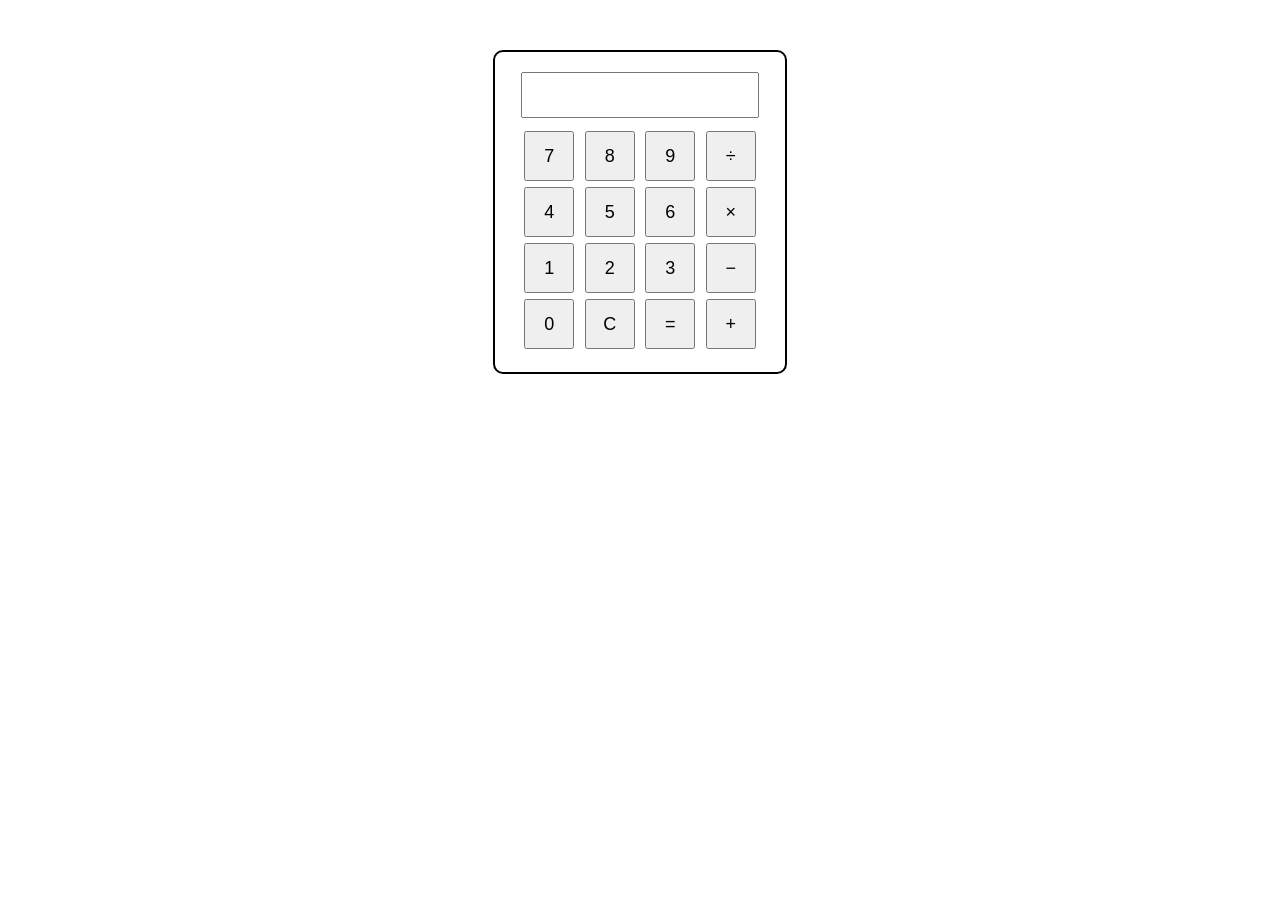
<file: calculatrice.html>
<!DOCTYPE html>
<html>
<head>
    <title>Ma calculatrice</title>

    <style>
        body {
            font-family: Arial;
            text-align: center;
            margin-top: 50px;
        }

        .calculatrice {
            width: 250px;
            margin: auto;
            padding: 20px;
            border: 2px solid black;
            border-radius: 10px;
        }

        #ecran {
            width: 230px;
            height: 40px;
            margin-bottom: 10px;
            font-size: 20px;
            text-align: right;
        }

        button {
            width: 50px;
            height: 50px;
            margin: 3px;
            font-size: 18px;
        }
    </style>
</head>

<body>

<div class="calculatrice">

    <input type="text" id="ecran" readonly>

    <br>

    <button onclick="ajouter('7')">7</button>
    <button onclick="ajouter('8')">8</button>
    <button onclick="ajouter('9')">9</button>
    <button onclick="ajouter('/')">÷</button>

    <br>

    <button onclick="ajouter('4')">4</button>
    <button onclick="ajouter('5')">5</button>
    <button onclick="ajouter('6')">6</button>
    <button onclick="ajouter('*')">×</button>

    <br>

    <button onclick="ajouter('1')">1</button>
    <button onclick="ajouter('2')">2</button>
    <button onclick="ajouter('3')">3</button>
    <button onclick="ajouter('-')">−</button>

    <br>

    <button onclick="ajouter('0')">0</button>
    <button onclick="effacer()">C</button>
    <button onclick="calculer()">=</button>
    <button onclick="ajouter('+')">+</button>

</div>

<script>
    function ajouter(valeur) {
        document.getElementById("ecran").value += valeur;
    }

    function effacer() {
        document.getElementById("ecran").value = "";
    }

    function calculer() {
        document.getElementById("ecran").value =
            eval(document.getElementById("ecran").value);
    }
</script>

</body>
</html>
</file>
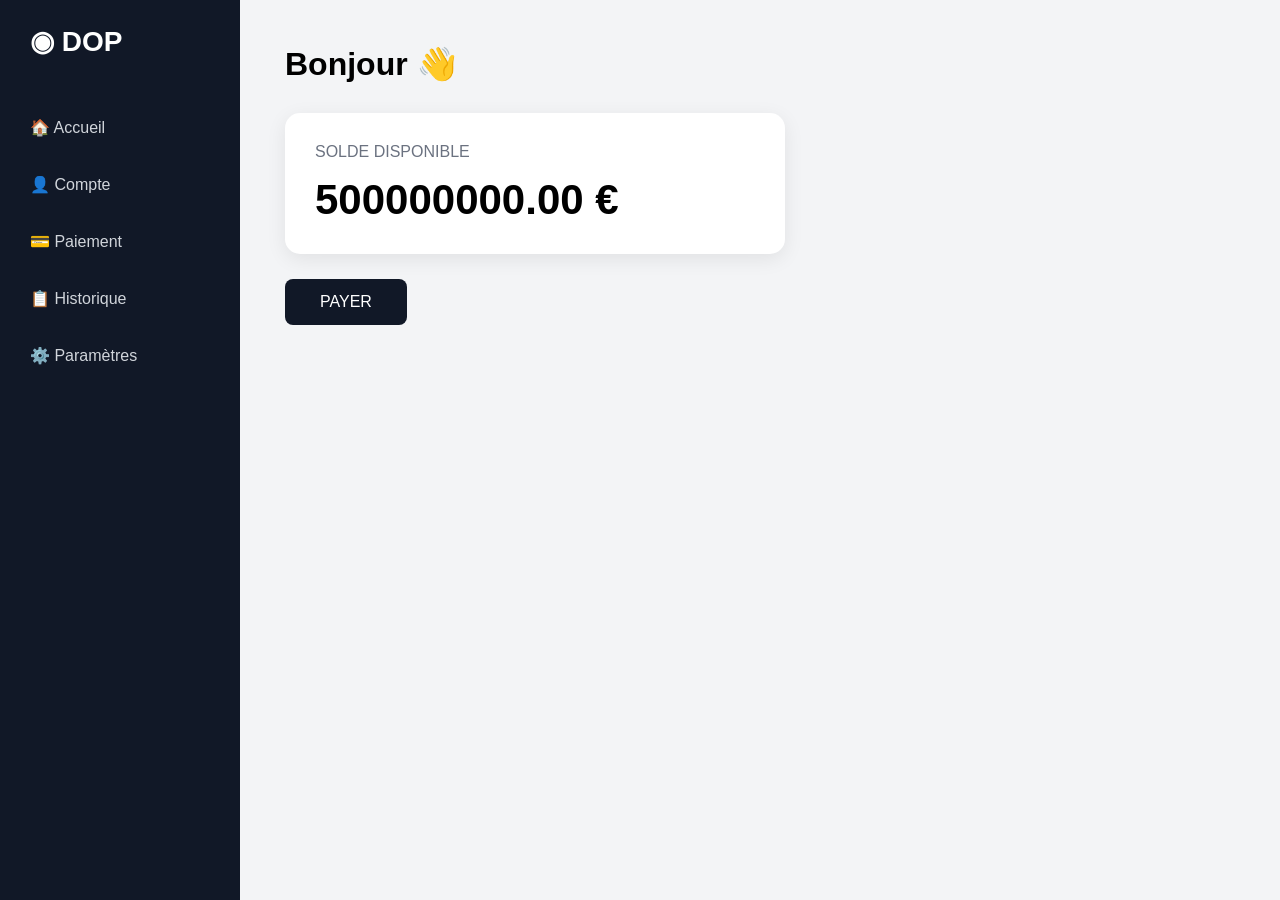
<file: CART200.html>
<!DOCTYPE html>
<html lang="fr">

<head>
    <meta charset="UTF-8">
    <title>DOP - CART200</title>

    <style>

        * {
            margin: 0;
            padding: 0;
            box-sizing: border-box;
        }

        body {
            font-family: Arial, sans-serif;
            background: #f3f4f6;
        }

        .interface {
            display: flex;
            min-height: 100vh;
        }

        .menu {
            width: 240px;
            background: #111827;
            color: white;
            padding: 25px 15px;
        }

        .logo {
            font-size: 28px;
            font-weight: bold;
            margin-bottom: 45px;
            padding-left: 15px;
        }

        .menu a {
            display: block;
            color: #d1d5db;
            text-decoration: none;
            padding: 15px;
            margin-bottom: 8px;
            border-radius: 8px;
        }

        .menu a:hover {
            background: #374151;
            color: white;
        }

        .contenu {
            flex: 1;
            padding: 45px;
        }

        .contenu h1 {
            font-size: 32px;
            margin-bottom: 30px;
        }

        .solde {
            background: white;
            width: 500px;
            padding: 30px;
            border-radius: 15px;
            box-shadow: 0 5px 20px rgba(0,0,0,0.08);
        }

        .solde p {
            color: #6b7280;
            margin-bottom: 15px;
        }

        .solde h2 {
            font-size: 42px;
        }

        .payer {
            display: inline-block;
            margin-top: 25px;
            padding: 14px 35px;
            background: #111827;
            color: white;
            border: none;
            border-radius: 8px;
            font-size: 16px;
            text-decoration: none;
        }

    </style>
</head>

<body>

    <div class="interface">

        <aside class="menu">

            <div class="logo">
                ◉ DOP
            </div>

            <a href="CART200.html">🏠 Accueil</a>

            <a href="#">👤 Compte</a>

            <a href="mode de paye.html">💳 Paiement</a>

            <a href="#">📋 Historique</a>

            <a href="#">⚙️ Paramètres</a>

        </aside>


        <main class="contenu">

            <h1>Bonjour 👋</h1>


            <div class="solde">

                <p>SOLDE DISPONIBLE</p>

                <h2>
                    <span id="solde">0</span> €
                </h2>

            </div>


            <a href="mode de paye.html" class="payer">
                PAYER
            </a>

        </main>

    </div>


    <!-- JAVASCRIPT -->

    <script>

        let solde = Number(localStorage.getItem("solde")) || 500000000;

           /*solde =500000000;*/
            localStorage.setItem("solde", solde);

        document.getElementById("solde").textContent =
            Number(solde).toFixed(2);

    </script>

</body>

</html>
</file>
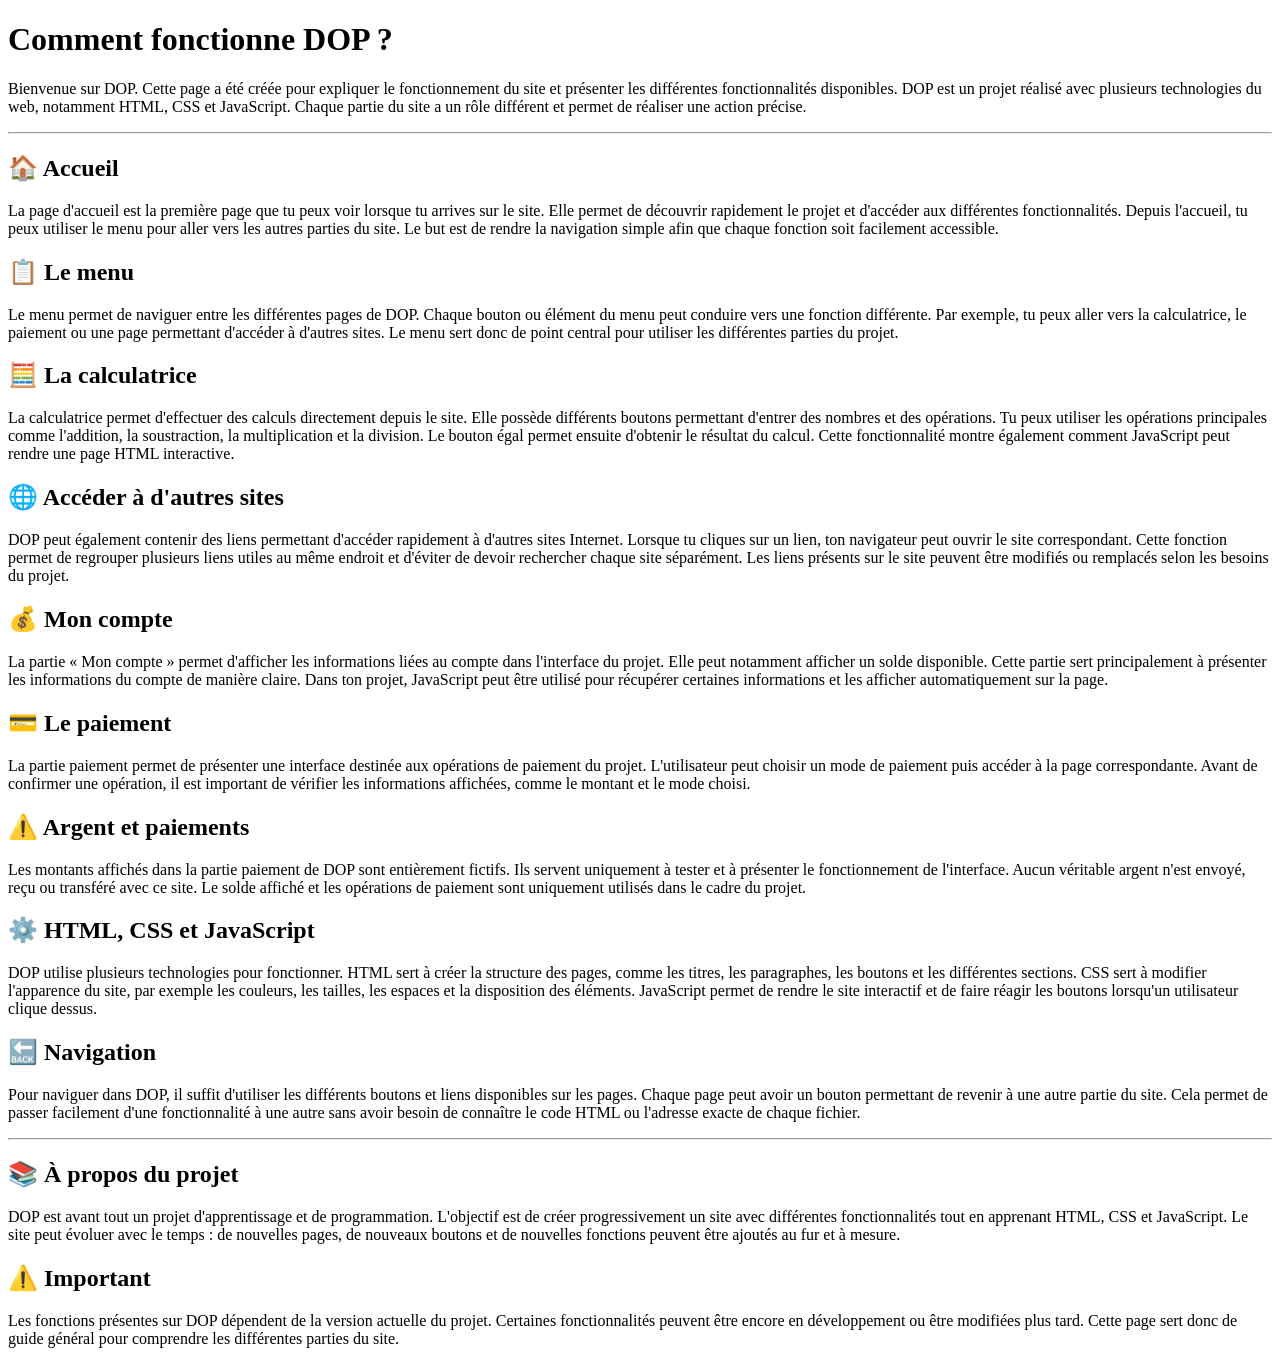
<file: Fonctionalite de DOP.html>
<!DOCTYPE html>
<html lang="fr">

<head>
    <meta charset="UTF-8">
    <title>Comment fonctionne DOP ?</title>
</head>

<body>

    <h1>Comment fonctionne DOP ?</h1>

    <p>
        Bienvenue sur DOP. Cette page a été créée pour expliquer le fonctionnement
        du site et présenter les différentes fonctionnalités disponibles.
        DOP est un projet réalisé avec plusieurs technologies du web, notamment
        HTML, CSS et JavaScript. Chaque partie du site a un rôle différent et
        permet de réaliser une action précise.
    </p>

    <hr>

    <h2>🏠 Accueil</h2>

    <p>
        La page d'accueil est la première page que tu peux voir lorsque tu arrives
        sur le site. Elle permet de découvrir rapidement le projet et d'accéder
        aux différentes fonctionnalités. Depuis l'accueil, tu peux utiliser le
        menu pour aller vers les autres parties du site. Le but est de rendre
        la navigation simple afin que chaque fonction soit facilement accessible.
    </p>

    <h2>📋 Le menu</h2>

    <p>
        Le menu permet de naviguer entre les différentes pages de DOP. Chaque
        bouton ou élément du menu peut conduire vers une fonction différente.
        Par exemple, tu peux aller vers la calculatrice, le paiement ou une page
        permettant d'accéder à d'autres sites. Le menu sert donc de point central
        pour utiliser les différentes parties du projet.
    </p>

    <h2>🧮 La calculatrice</h2>

    <p>
        La calculatrice permet d'effectuer des calculs directement depuis le site.
        Elle possède différents boutons permettant d'entrer des nombres et des
        opérations. Tu peux utiliser les opérations principales comme l'addition,
        la soustraction, la multiplication et la division. Le bouton égal permet
        ensuite d'obtenir le résultat du calcul. Cette fonctionnalité montre
        également comment JavaScript peut rendre une page HTML interactive.
    </p>

    <h2>🌐 Accéder à d'autres sites</h2>

    <p>
        DOP peut également contenir des liens permettant d'accéder rapidement
        à d'autres sites Internet. Lorsque tu cliques sur un lien, ton navigateur
        peut ouvrir le site correspondant. Cette fonction permet de regrouper
        plusieurs liens utiles au même endroit et d'éviter de devoir rechercher
        chaque site séparément. Les liens présents sur le site peuvent être
        modifiés ou remplacés selon les besoins du projet.
    </p>

    <h2>💰 Mon compte</h2>

    <p>
        La partie « Mon compte » permet d'afficher les informations liées au
        compte dans l'interface du projet. Elle peut notamment afficher un solde
        disponible. Cette partie sert principalement à présenter les informations
        du compte de manière claire. Dans ton projet, JavaScript peut être utilisé
        pour récupérer certaines informations et les afficher automatiquement
        sur la page.
    </p>

    <h2>💳 Le paiement</h2>

    <p>
        La partie paiement permet de présenter une interface destinée aux
        opérations de paiement du projet. L'utilisateur peut choisir un mode
        de paiement puis accéder à la page correspondante. Avant de confirmer
        une opération, il est important de vérifier les informations affichées,
        comme le montant et le mode choisi.
    </p>

    <h2>⚠️ Argent et paiements</h2>

    <p>
        Les montants affichés dans la partie paiement de DOP sont entièrement
        fictifs. Ils servent uniquement à tester et à présenter le fonctionnement
        de l'interface. Aucun véritable argent n'est envoyé, reçu ou transféré
        avec ce site. Le solde affiché et les opérations de paiement sont
        uniquement utilisés dans le cadre du projet.
    </p>

    <h2>⚙️ HTML, CSS et JavaScript</h2>

    <p>
        DOP utilise plusieurs technologies pour fonctionner. HTML sert à créer
        la structure des pages, comme les titres, les paragraphes, les boutons
        et les différentes sections. CSS sert à modifier l'apparence du site,
        par exemple les couleurs, les tailles, les espaces et la disposition
        des éléments. JavaScript permet de rendre le site interactif et de faire
        réagir les boutons lorsqu'un utilisateur clique dessus.
    </p>

    <h2>🔙 Navigation</h2>

    <p>
        Pour naviguer dans DOP, il suffit d'utiliser les différents boutons et
        liens disponibles sur les pages. Chaque page peut avoir un bouton
        permettant de revenir à une autre partie du site. Cela permet de passer
        facilement d'une fonctionnalité à une autre sans avoir besoin de connaître
        le code HTML ou l'adresse exacte de chaque fichier.
    </p>

    <hr>

    <h2>📚 À propos du projet</h2>

    <p>
        DOP est avant tout un projet d'apprentissage et de programmation.
        L'objectif est de créer progressivement un site avec différentes
        fonctionnalités tout en apprenant HTML, CSS et JavaScript. Le site peut
        évoluer avec le temps : de nouvelles pages, de nouveaux boutons et de
        nouvelles fonctions peuvent être ajoutés au fur et à mesure.
    </p>

    <h2>⚠️ Important</h2>

    <p>
        Les fonctions présentes sur DOP dépendent de la version actuelle du projet.
        Certaines fonctionnalités peuvent être encore en développement ou être
        modifiées plus tard. Cette page sert donc de guide général pour comprendre
        les différentes parties du site.
    </p>

</body>

</html>
</file>
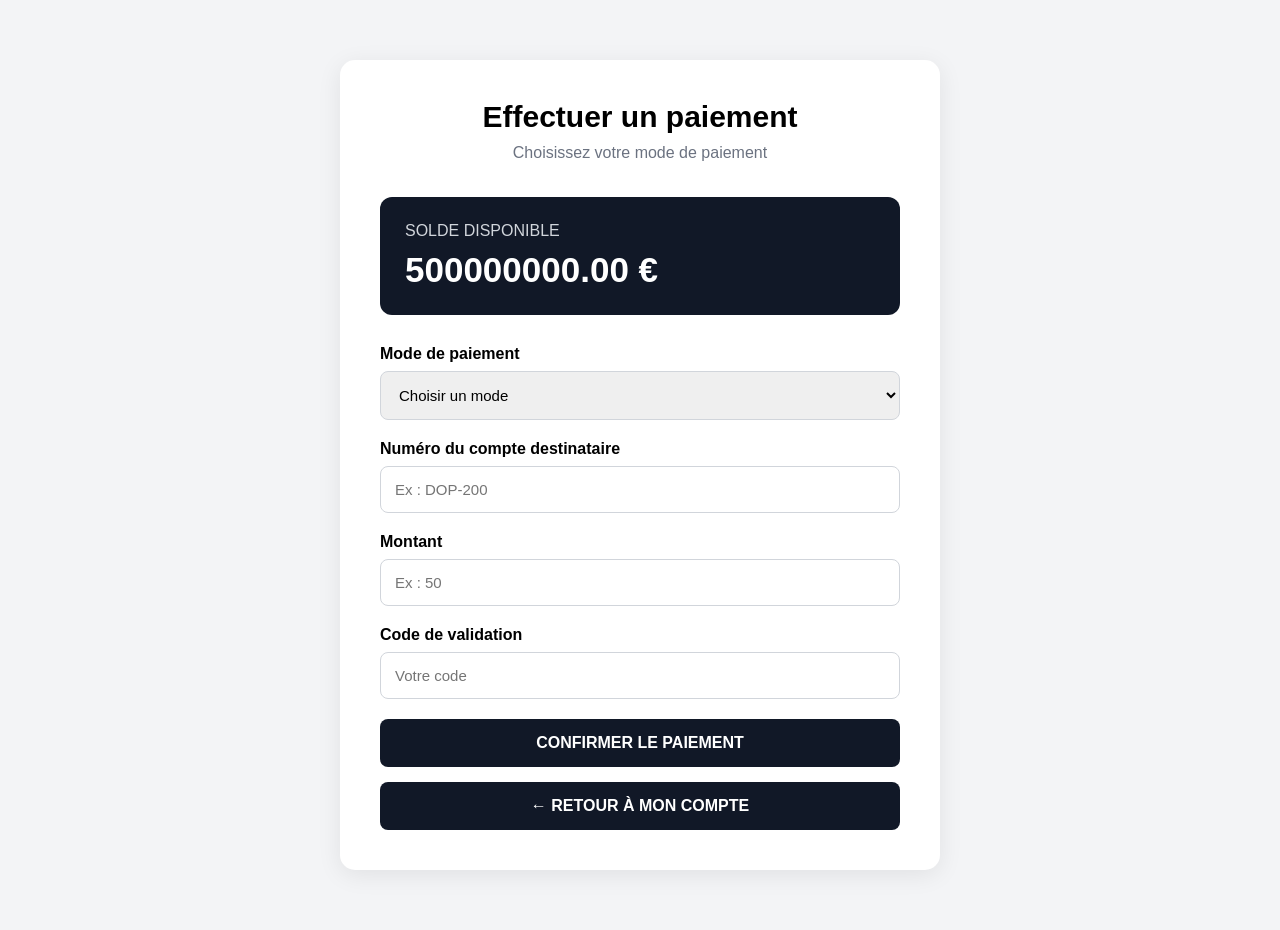
<file: mode de paye.html>
<!DOCTYPE html>
<html lang="fr">

<head>
    <meta charset="UTF-8">
    <title>DOP - Mode de paiement</title>

    <style>

        * {
            margin: 0;
            padding: 0;
            box-sizing: border-box;
        }

        body {
            font-family: Arial, sans-serif;
            background: #f3f4f6;
        }

        .page {
            width: 600px;
            margin: 60px auto;
            background: white;
            padding: 40px;
            border-radius: 15px;
            box-shadow: 0 5px 25px rgba(0,0,0,0.08);
        }

        .titre {
            text-align: center;
            margin-bottom: 35px;
        }

        .titre h1 {
            font-size: 30px;
            margin-bottom: 10px;
        }

        .titre p {
            color: #6b7280;
        }

        .solde {
            background: #111827;
            color: white;
            padding: 25px;
            border-radius: 12px;
            margin-bottom: 30px;
        }

        .solde p {
            color: #d1d5db;
            margin-bottom: 10px;
        }

        .solde h2 {
            font-size: 35px;
        }

        .champ {
            margin-bottom: 20px;
        }

        .champ label {
            display: block;
            font-weight: bold;
            margin-bottom: 8px;
        }

        .champ input,
        .champ select {
            width: 100%;
            padding: 14px;
            border: 1px solid #d1d5db;
            border-radius: 8px;
            font-size: 15px;
        }

        .confirmer {
            width: 100%;
            padding: 15px;
            background: #111827;
            color: white;
            border: none;
            border-radius: 8px;
            font-size: 16px;
            font-weight: bold;
            cursor: pointer;
        }
        .retour {
            display: block;
            text-align: center;
            text-decoration: none;
            margin-top: 15px;
        }
        .confirmer:hover {
            background: #374151;
        }

    </style>
</head>

<body>

    <div class="page">

        <div class="titre">
            <h1>Effectuer un paiement</h1>
            <p>Choisissez votre mode de paiement</p>
        </div>


        <!-- SOLDE -->

        <div class="solde">

            <p>SOLDE DISPONIBLE</p>

            <h2>
                <span id="solde">0</span> €
            </h2>

        </div>


        <!-- MODE DE PAIEMENT -->

        <div class="champ">

            <label for="mode">
                Mode de paiement
            </label>

            <select id="mode">

                <option value="">
                    Choisir un mode
                </option>

                <option value="solde">
                    💰 Solde DOP
                </option>

                <option value="carte">
                    💳 Carte bancaire
                </option>

                <option value="paypal">
                    PayPal
                </option>

            </select>

        </div>


        <!-- COMPTE DESTINATAIRE -->

        <div class="champ">

            <label for="compte">
                Numéro du compte destinataire
            </label>

            <input
                type="text"
                id="compte"
                placeholder="Ex : DOP-200"
            >

        </div>


        <!-- MONTANT -->

        <div class="champ">

            <label for="montant">
                Montant
            </label>

            <input
                type="number"
                id="montant"
                placeholder="Ex : 50"
                min="1"
            >

        </div>


        <!-- CODE -->

        <div class="champ">

            <label for="code">
                Code de validation
            </label>

            <input
                type="password"
                id="code"
                placeholder="Votre code"
            >

        </div>


        <button class="confirmer" onclick="confirmerPaiement()">
            CONFIRMER LE PAIEMENT
        </button>

<a href="CART200.html" class="confirmer retour">
    ← RETOUR À MON COMPTE
</a>
    </div>


    <!-- JAVASCRIPT -->

    <script>

        let solde = Number(localStorage.getItem("solde")) || 500000000;

        if (solde === null) {

            /*solde =500000000;*/

            localStorage.setItem("solde", solde);
        }

        document.getElementById("solde").textContent =
            Number(solde).toFixed(2);


        function confirmerPaiement() {

            let montant =
                Number(document.getElementById("montant").value);

            if (montant <= 0) {

                alert("Entrez un montant valide.");

                return;
            }

            if (montant > Number(solde)) {

                alert("Solde insuffisant.");

                return;
            }

            solde = Number(solde) - montant;

            localStorage.setItem("solde", solde);

            document.getElementById("solde").textContent =
                solde.toFixed(2);

            alert("Paiement effectué !");

        }

    </script>

</body>

</html>
</file>
